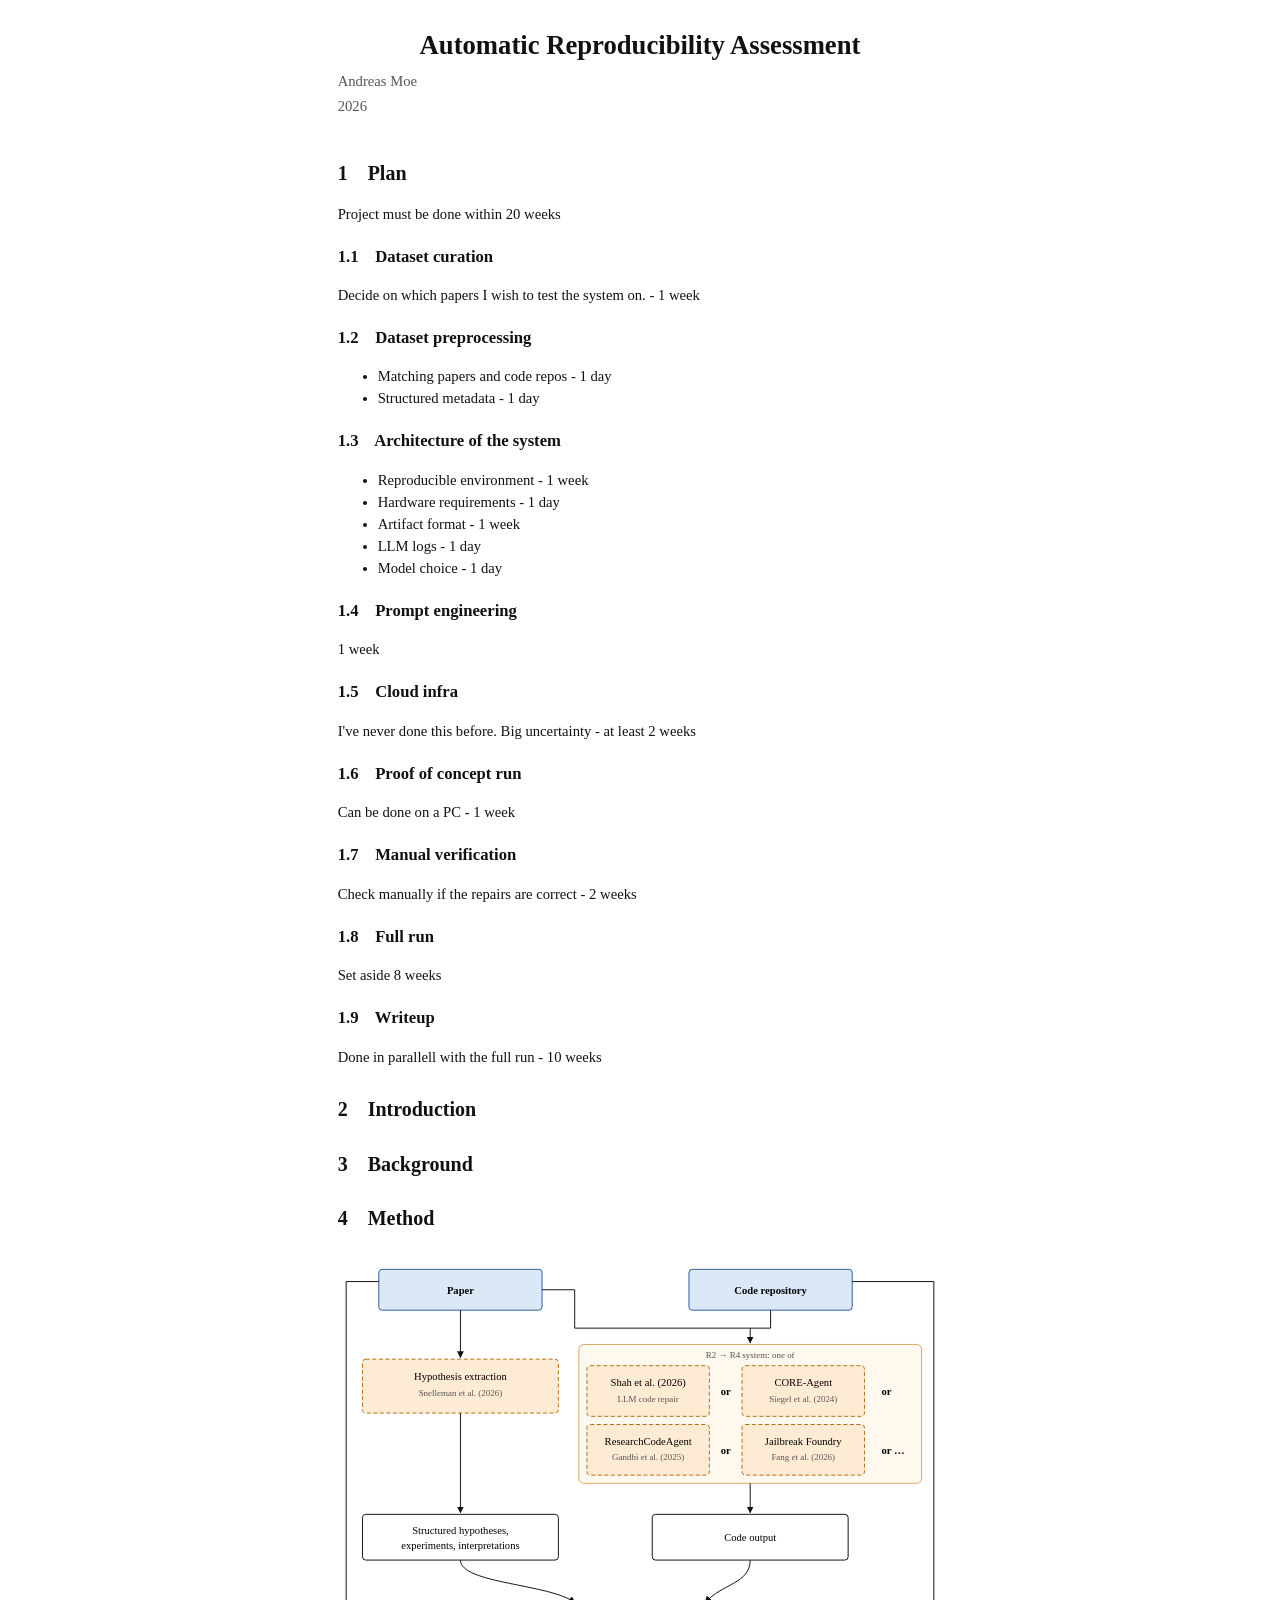
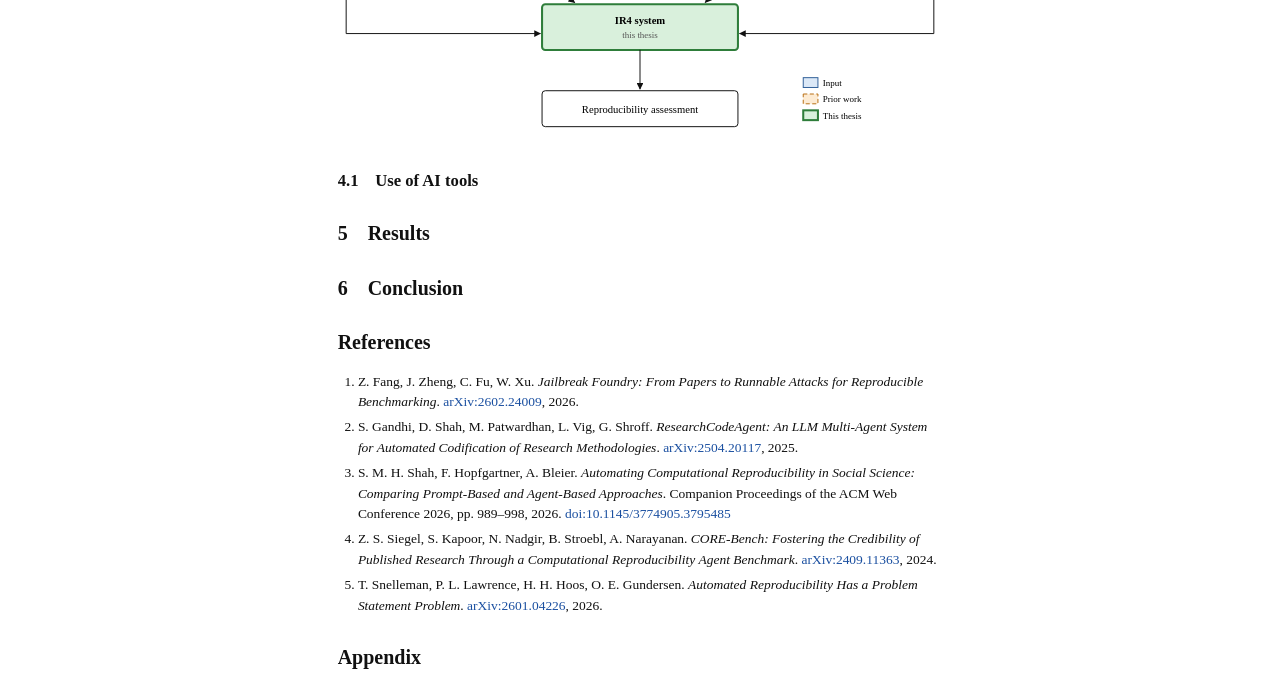
<file: autoreproduce.html>
<!DOCTYPE html>
<html lang="en">
<head>
    <meta charset="UTF-8">
    <title>Automatic Reproducibility Assessment</title>
    <link rel="stylesheet" href="thesis.css">
    <script src="refs.js" defer></script>
</head>
<body>
    <header>
        <h1>Automatic Reproducibility Assessment</h1>
        <p>Andreas Moe</p>
        <p>2026</p>
    </header>
    <h2>Plan</h2>
    <p>Project must be done within 20 weeks</p>
    <h3>Dataset curation</h3>
    <p>Decide on which papers I wish to test the system on. - 1 week</p>
    <h3>Dataset preprocessing</h3>
    <ul>
        <li>Matching papers and code repos - 1 day</li>
        <li>Structured metadata - 1 day</li>
    </ul>
    <h3>Architecture of the system</h3>
    <ul>
        <li>Reproducible environment - 1 week</li>
        <li>Hardware requirements - 1 day</li>
        <li>Artifact format - 1 week</li>
        <li>LLM logs - 1 day</li>
        <li>Model choice - 1 day</li>
    </ul>
    <h3>Prompt engineering</h3>
    <p>1 week</p>
    <h3>Cloud infra</h3>
    <p>I've never done this before. Big uncertainty - at least 2 weeks</p>
    <h3>Proof of concept run</h3>
    <p>Can be done on a PC - 1 week</p>
    <h3>Manual verification</h3>
    <p>Check manually if the repairs are correct - 2 weeks</p>
    <h3>Full run</h3>
    <p>Set aside 8 weeks </p>
    <h3>Writeup</h3>
    <p>Done in parallell with the full run - 10 weeks</p>
    
    <h2>Introduction</h2>

    <h2>Background</h2>

    <h2>Method</h2>

    <figure>
        <img src="figures/pipeline.svg" alt="Paper and code repository feed an R2→R4 system, such as Shah et al., CORE-Agent, ResearchCodeAgent or Jailbreak Foundry, which produces code output. The paper also feeds hypothesis extraction (Snelleman et al.), producing structured hypotheses. The IR4 system uses both to assess reproducibility.">
    </figure>

    <h3>Use of AI tools</h3>

    <h2>Results</h2>

    <h2>Conclusion</h2>

    <section id="references" data-nocite="all">
        <h2 class="nonum">References</h2>
        <ol></ol>
    </section>

    <section class="page-break">
        <h2 class="nonum">Appendix</h2>
    </section>
</body>
</html>
</file>
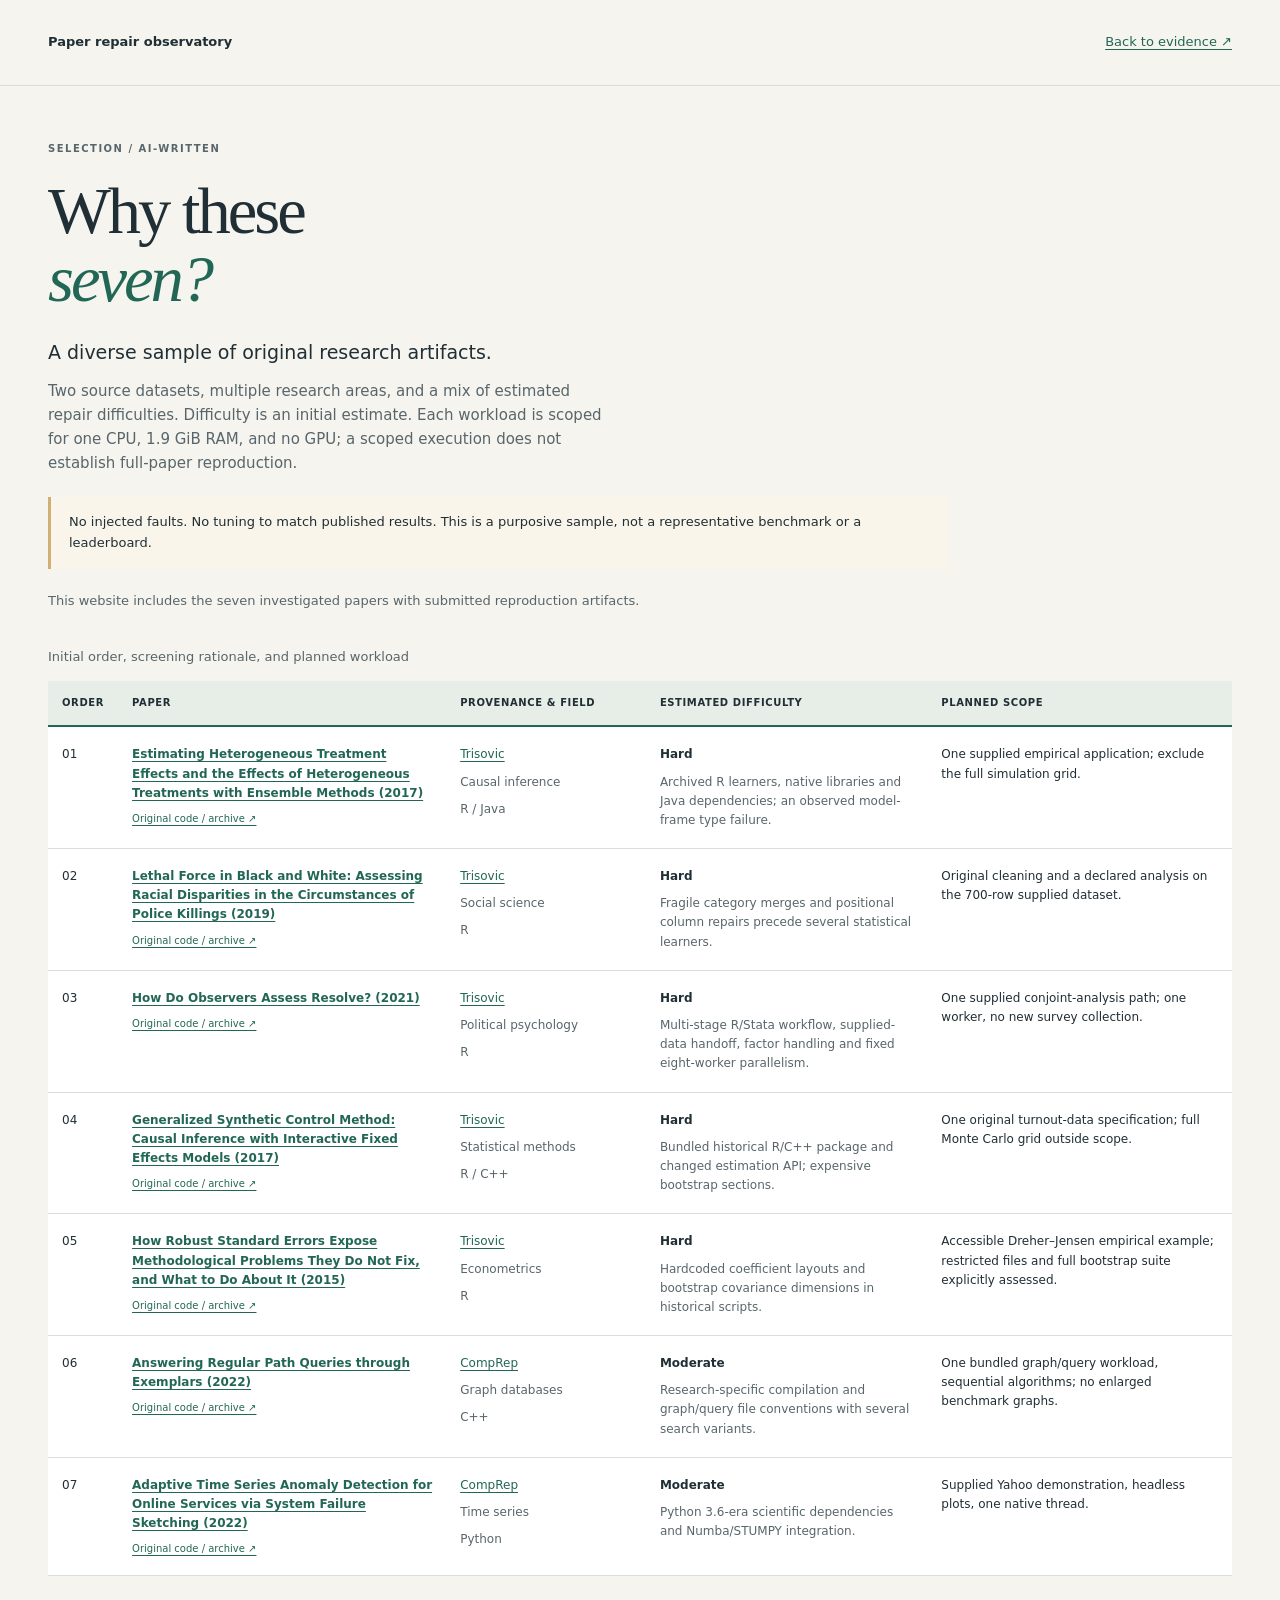
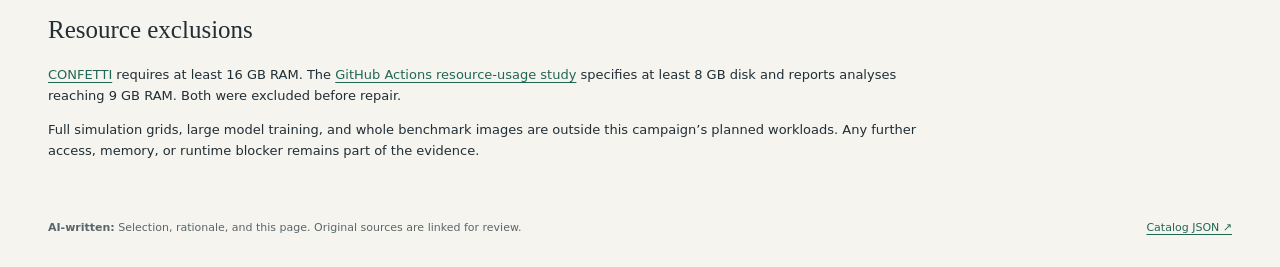
<file: reproductions/selection.html>
<!doctype html>
<html lang="en">
<head><meta charset="utf-8"><meta name="viewport" content="width=device-width, initial-scale=1"><title>Paper selection · Repair observatory</title><link rel="stylesheet" href="style.css"><script type="module" src="selection.js"></script></head>
<body>
<header class="masthead"><a class="brand" href="./">Paper repair observatory</a><a href="./">Back to evidence ↗</a></header>
<main class="selection-page"><p class="eyebrow">SELECTION / AI-WRITTEN</p><h1>Why these<br><em>seven?</em></h1><p class="lede">A diverse sample of original research artifacts.</p><p class="explanation">Two source datasets, multiple research areas, and a mix of estimated repair difficulties. Difficulty is an initial estimate. Each workload is scoped for one CPU, 1.9 GiB RAM, and no GPU; a scoped execution does not establish full-paper reproduction.</p><div class="notice">No injected faults. No tuning to match published results. This is a purposive sample, not a representative benchmark or a leaderboard.</div>
<p class="muted">This website includes the seven investigated papers with submitted reproduction artifacts.</p>
<div class="table-scroll" tabindex="0" role="region" aria-label="Ranked paper selection"><table class="selection-table"><caption>Initial order, screening rationale, and planned workload</caption><thead><tr><th scope="col">Order</th><th scope="col">Paper</th><th scope="col">Provenance &amp; field</th><th scope="col">Estimated difficulty</th><th scope="col">Planned scope</th></tr></thead><tbody id="selection-rows"><tr><td colspan="5">Loading selection…</td></tr></tbody></table></div>
<section class="selection-notes"><h2>Resource exclusions</h2><p><a href="https://github.com/neu-se/CONFETTI#running">CONFETTI</a> requires at least 16 GB RAM. The <a href="https://github.com/sola-st/github-workflow-resource-optimization#hardware-requirements">GitHub Actions resource-usage study</a> specifies at least 8 GB disk and reports analyses reaching 9 GB RAM. Both were excluded before repair.</p><p>Full simulation grids, large model training, and whole benchmark images are outside this campaign’s planned workloads. Any further access, memory, or runtime blocker remains part of the evidence.</p></section>
<noscript><a href="PAPERS.md">Read the selection as Markdown</a></noscript></main>
<footer><p><strong>AI-written:</strong> Selection, rationale, and this page. Original sources are linked for review.</p><a href="papers.json">Catalog JSON ↗</a></footer>
</body></html>
</file>
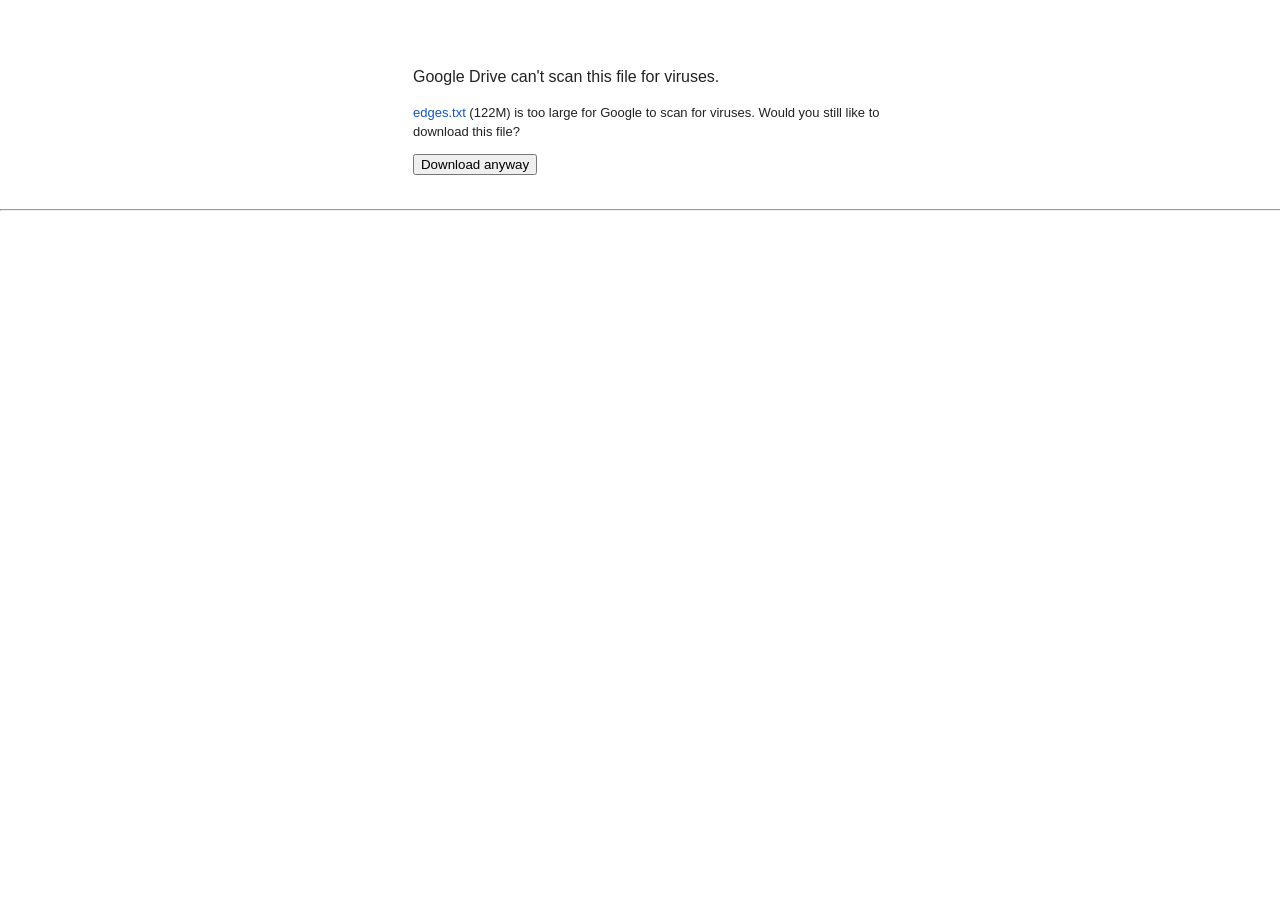
<file: reproductions/artifacts/rqube/attempt-0001/drive-citation-response.html>
<!DOCTYPE html><html><head><title>Google Drive - Virus scan warning</title><meta http-equiv="content-type" content="text/html; charset=utf-8"/><style nonce="N5a-ouOm1cgUe0uPX3i1Pw">.goog-link-button{position:relative;color:#15c;text-decoration:underline;cursor:pointer}.goog-link-button-disabled{color:#ccc;text-decoration:none;cursor:default}body{color:#222;font:normal 13px/1.4 arial,sans-serif;margin:0}.grecaptcha-badge{visibility:hidden}.uc-main{padding-top:50px;text-align:center}#uc-dl-icon{display:inline-block;margin-top:16px;padding-right:1em;vertical-align:top}#uc-text{display:inline-block;max-width:68ex;text-align:left}.uc-error-caption,.uc-warning-caption{color:#222;font-size:16px}#uc-download-link{text-decoration:none}.uc-name-size a{color:#15c;text-decoration:none}.uc-name-size a:visited{color:#61c;text-decoration:none}.uc-name-size a:active{color:#d14836;text-decoration:none}.uc-footer{color:#777;font-size:11px;padding-bottom:5ex;padding-top:5ex;text-align:center}.uc-footer a{color:#15c}.uc-footer a:visited{color:#61c}.uc-footer a:active{color:#d14836}.uc-footer-divider{color:var(--ws-sys-color-divider,#c4c7c5);width:100%}.goog-inline-block{position:relative;display:-moz-inline-box;display:inline-block}* html .goog-inline-block{display:inline}:first-child+html .goog-inline-block{display:inline}sentinel{}</style><link rel="icon" href="//ssl.gstatic.com/docs/doclist/images/drive_favicon_2026_32dp.png"/></head><body><div class="uc-main"><div id="uc-dl-icon" class="image-container"><div class="drive-sprite-aux-download-file"></div></div><div id="uc-text"><p class="uc-warning-caption">Google Drive can't scan this file for viruses.</p><p class="uc-warning-subcaption"><span class="uc-name-size"><a href="/open?id=1HQmrgNYjHtOmc4rzzQD9sBgow45bLyzz">edges.txt</a> (122M)</span> is too large for Google to scan for viruses. Would you still like to download this file?</p><form id="download-form" action="https://drive.usercontent.google.com/download" method="get"><input type="submit" id="uc-download-link" class="goog-inline-block jfk-button jfk-button-action" value="Download anyway"/><input type="hidden" name="id" value="1HQmrgNYjHtOmc4rzzQD9sBgow45bLyzz"><input type="hidden" name="export" value="download"><input type="hidden" name="confirm" value="t"><input type="hidden" name="uuid" value="0f5ff7d2-c433-4a86-8d37-d12a6a410635"></form></div></div><div class="uc-footer"><hr class="uc-footer-divider"></div></body></html>
</file>
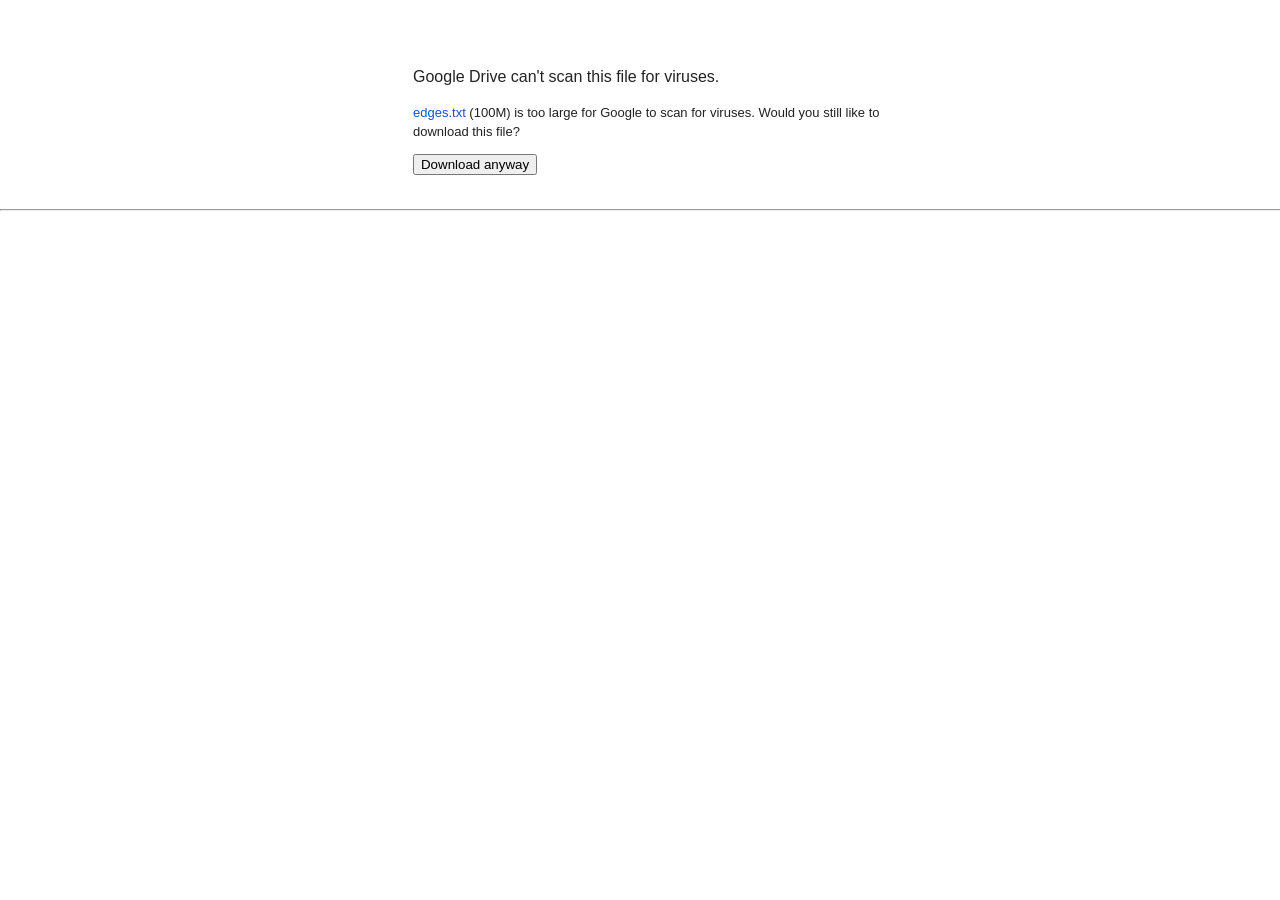
<file: reproductions/artifacts/rqube/attempt-0001/drive-coauthor-response.html>
<!DOCTYPE html><html><head><title>Google Drive - Virus scan warning</title><meta http-equiv="content-type" content="text/html; charset=utf-8"/><style nonce="qvJYlFm-s6Al1SS1LerWBA">.goog-link-button{position:relative;color:#15c;text-decoration:underline;cursor:pointer}.goog-link-button-disabled{color:#ccc;text-decoration:none;cursor:default}body{color:#222;font:normal 13px/1.4 arial,sans-serif;margin:0}.grecaptcha-badge{visibility:hidden}.uc-main{padding-top:50px;text-align:center}#uc-dl-icon{display:inline-block;margin-top:16px;padding-right:1em;vertical-align:top}#uc-text{display:inline-block;max-width:68ex;text-align:left}.uc-error-caption,.uc-warning-caption{color:#222;font-size:16px}#uc-download-link{text-decoration:none}.uc-name-size a{color:#15c;text-decoration:none}.uc-name-size a:visited{color:#61c;text-decoration:none}.uc-name-size a:active{color:#d14836;text-decoration:none}.uc-footer{color:#777;font-size:11px;padding-bottom:5ex;padding-top:5ex;text-align:center}.uc-footer a{color:#15c}.uc-footer a:visited{color:#61c}.uc-footer a:active{color:#d14836}.uc-footer-divider{color:var(--ws-sys-color-divider,#c4c7c5);width:100%}.goog-inline-block{position:relative;display:-moz-inline-box;display:inline-block}* html .goog-inline-block{display:inline}:first-child+html .goog-inline-block{display:inline}sentinel{}</style><link rel="icon" href="//ssl.gstatic.com/docs/doclist/images/drive_favicon_2026_32dp.png"/></head><body><div class="uc-main"><div id="uc-dl-icon" class="image-container"><div class="drive-sprite-aux-download-file"></div></div><div id="uc-text"><p class="uc-warning-caption">Google Drive can't scan this file for viruses.</p><p class="uc-warning-subcaption"><span class="uc-name-size"><a href="/open?id=18qOfQp76q0KGdBfdwzXkA85mqzycfcm1">edges.txt</a> (100M)</span> is too large for Google to scan for viruses. Would you still like to download this file?</p><form id="download-form" action="https://drive.usercontent.google.com/download" method="get"><input type="submit" id="uc-download-link" class="goog-inline-block jfk-button jfk-button-action" value="Download anyway"/><input type="hidden" name="id" value="18qOfQp76q0KGdBfdwzXkA85mqzycfcm1"><input type="hidden" name="export" value="download"><input type="hidden" name="confirm" value="t"><input type="hidden" name="uuid" value="0ea007c0-ec6b-4a67-959e-e6c9530b07a1"></form></div></div><div class="uc-footer"><hr class="uc-footer-divider"></div></body></html>
</file>
<file: thesis.css>
/* Thesis style sheet. Open the HTML in Chrome and use Print → Save as PDF.
 *
 * Conventions:
 *   h1                  title (once, inside <header>)
 *   h2, h3, h4          auto-numbered sections; add class="nonum" to skip
 *   <figure>            auto-numbered "Figure N" in its <figcaption>
 *   <figure class="table"> auto-numbered "Table N" (put a <table> inside)
 *   math                write MathML (<math>…</math>), rendered natively
 *   citations           <a href="#moe2026"></a> with moe2026 a key in references.bib;
 *                       refs.js fills in the text and the #references list
 *   <section class="page-break">  starts on a new page
 */

@page {
  size: A4;
  margin: 25mm 25mm 25mm 25mm;
  @bottom-center { content: counter(page); font: 10pt Georgia, serif; }
}
@page :first { @bottom-center { content: none; } }

:root {
  --text: #111;
  --muted: #555;
  --rule: #999;
  --link: #1a4fa0;
}

html { font: 11pt/1.5 Georgia, "Times New Roman", serif; color: var(--text); background: #fff; }
body { max-width: 160mm; margin: 2rem auto; padding: 0 1rem; counter-reset: h2 figure table; }
@media print { body { max-width: none; margin: 0; padding: 0; } }

/* Title block */
header { text-align: center; margin-bottom: 3rem; }
header h1 { font-size: 20pt; margin-bottom: .5rem; }
header p { margin: .2rem 0; color: var(--muted); }

/* Headings and numbering */
h1, h2, h3, h4 { line-height: 1.25; break-after: avoid; }
h2 { font-size: 15pt; margin-top: 2rem; counter-increment: h2; counter-reset: h3; }
h3 { font-size: 12.5pt; margin-top: 1.5rem; counter-increment: h3; counter-reset: h4; }
h4 { font-size: 11pt; margin-top: 1.2rem; counter-increment: h4; }
h2:not(.nonum)::before { content: counter(h2) "\2003"; }
h3:not(.nonum)::before { content: counter(h2) "." counter(h3) "\2003"; }
h4:not(.nonum)::before { content: counter(h2) "." counter(h3) "." counter(h4) "\2003"; }
.nonum { counter-increment: none; }

/* Body text */
p { margin: 0 0 .8em; text-align: justify; hyphens: auto; orphans: 3; widows: 3; }
a { color: var(--link); text-decoration: none; }
code, pre { font-family: "DejaVu Sans Mono", Consolas, monospace; font-size: .88em; }
pre { background: #f4f4f4; padding: .6em .8em; overflow-x: auto; break-inside: avoid; }
blockquote { margin: 1em 2em; color: var(--muted); }
math[display="block"] { margin: 1em 0; }

/* Figures and tables */
figure { margin: 1.5em 0; text-align: center; break-inside: avoid; }
figure img, figure svg { max-width: 100%; }
figcaption { font-size: .9em; margin-top: .5em; text-align: left; }
figure:not(.table) { counter-increment: figure; }
figure:not(.table) > figcaption::before { content: "Figure " counter(figure) ": "; font-weight: bold; }
figure.table { counter-increment: table; }
figure.table > figcaption { margin: 0 0 .5em; }
figure.table > figcaption::before { content: "Table " counter(table) ": "; font-weight: bold; }

/* booktabs-style tables */
table { border-collapse: collapse; margin: 0 auto; font-size: .92em; border-top: 1.5px solid; border-bottom: 1.5px solid; }
thead { border-bottom: 1px solid; }
th, td { padding: .3em .8em; text-align: left; }

/* References */
#references ol { padding-left: 1.5em; font-size: .92em; }
#references li { margin-bottom: .4em; }
#references li:target { background: #fff3b0; }
.cite-missing { color: #c00; }

.page-break { break-before: page; }
</file>
<file: reproductions/style.css>
:root{--paper:#f5f4ef;--white:#fff;--ink:#202e35;--muted:#58666b;--line:#d8dfdb;--accent:#226755;--soft:#e7eee8;--warn:#82531b}*{box-sizing:border-box}body{margin:0;background:var(--paper);color:var(--ink);font:15px/1.6 system-ui,-apple-system,BlinkMacSystemFont,"Segoe UI",sans-serif}a{color:var(--accent);text-underline-offset:3px}button,input,select{font:inherit}button,a,input,select,summary{touch-action:manipulation}:focus-visible{outline:3px solid #bc7130;outline-offset:3px}.masthead,main,footer{max-width:1560px;margin:auto;padding-left:48px;padding-right:48px}.masthead{height:86px;display:flex;align-items:center;justify-content:space-between;border-bottom:1px solid var(--line);font-size:13px}.brand{font-weight:650;text-decoration:none;color:var(--ink)}.brand span{font-weight:400;color:var(--muted);margin-left:14px}.intro{display:grid;grid-template-columns:1.6fr 1fr;gap:60px;align-items:end;padding:65px 0 45px}.eyebrow,.small-label{font-size:10px;letter-spacing:.15em;font-weight:700;color:var(--muted)}h1{font:clamp(48px,5.2vw,78px)/1.02 Georgia,serif;letter-spacing:-.045em;margin:20px 0 24px;font-weight:400}h1 em{font-weight:400;color:var(--accent)}.lede{font-size:19px;margin:0 0 12px}.explanation{max-width:560px;color:var(--muted);margin:0}.principles{border-left:2px solid var(--accent);padding:15px 0 15px 25px;margin-bottom:5px;font-size:13px}.principles p{margin:10px 0}.principles a{display:inline-block;margin-top:10px}.summary{display:grid;grid-template-columns:repeat(5,1fr);border-top:1px solid var(--line);border-bottom:1px solid var(--line);margin-bottom:40px}.stat{padding:20px 20px 19px 0}.stat strong{font:34px Georgia,serif;display:block}.stat span{font-size:11px;letter-spacing:.04em;color:var(--muted)}.workspace{display:grid;grid-template-columns:355px minmax(0,1fr);gap:36px;align-items:start}.queue{position:sticky;top:20px}.queue-heading{display:flex;justify-content:space-between;align-items:baseline}.queue-heading h2{font-size:17px;margin:0 0 16px}.queue-heading span{font-size:11px;color:var(--muted)}input,select{width:100%;padding:11px 13px;border:1px solid var(--line);background:var(--white);border-radius:3px;color:var(--ink);margin-bottom:10px;font-size:13px}#paper-list{max-height:650px;overflow:auto;border-top:1px solid var(--line);margin-top:8px}.paper-button{border:0;border-bottom:1px solid var(--line);background:transparent;width:100%;display:grid;grid-template-columns:28px 1fr;gap:9px;padding:17px 12px 17px 0;text-align:left;cursor:pointer;color:var(--ink)}.paper-button:hover{background:#eef0e9}.paper-button[aria-current=true]{background:var(--soft);box-shadow:inset 3px 0 var(--accent);padding-left:10px}.rank{font:15px Georgia,serif;color:var(--muted)}.paper-title{font-size:13px;line-height:1.45;display:block;font-weight:600}.paper-meta{display:block;color:var(--muted);font-size:10px;margin-top:6px}.queue-note{font-size:11px;color:var(--muted);margin-top:16px}.detail{background:var(--white);border:1px solid var(--line);border-top:3px solid var(--accent);min-height:600px;padding:32px;min-width:0}.detail h2{font:30px/1.2 Georgia,serif;letter-spacing:-.02em;margin:14px 0}.detail h3{font-size:16px;margin:26px 0 10px}.detail p{margin:10px 0}.detail .subtitle{font-size:12px;color:var(--muted)}.badges{display:flex;gap:8px;flex-wrap:wrap}.badge{font-size:10px;line-height:1.6;padding:3px 8px;border-radius:3px;background:var(--soft);color:var(--accent);font-weight:650}.badge.failed,.badge.incomplete,.badge.unavailable{color:var(--warn);background:#f7efdf}.badge.pending{background:#edf0f0;color:var(--muted)}.scope,.notice{padding:15px 18px;background:#f5f7f4;border-left:3px solid #93ab9b;margin:22px 0;font-size:13px}.notice{border-color:#d1ae73;background:#faf5ea}.label{font-weight:650;font-size:11px;text-transform:uppercase;letter-spacing:.06em;display:block;color:var(--muted);margin-bottom:5px}.links{display:flex;gap:18px;flex-wrap:wrap;font-size:12px}.facts{display:grid;grid-template-columns:110px minmax(0,1fr);font-size:12px;margin:18px 0}.facts dt,.facts dd{margin:0;padding:8px 0;border-bottom:1px solid #e9edeb;overflow-wrap:anywhere}.facts dt{color:var(--muted)}.tabs{display:flex;gap:18px;border-bottom:1px solid var(--line);margin-top:26px;overflow-x:auto}.tabs button{border:0;background:none;padding:12px 0;font-size:12px;color:var(--muted);cursor:pointer;white-space:nowrap}.tabs button[aria-selected=true]{color:var(--accent);box-shadow:inset 0 -3px var(--accent);font-weight:650}.panel{padding-top:8px}.panel[hidden]{display:none}pre{background:#f1f4f3;border:1px solid #e1e7e4;padding:16px;max-height:500px;overflow:auto;white-space:pre-wrap;overflow-wrap:anywhere;font:11px/1.65 ui-monospace,SFMono-Regular,Consolas,monospace}code{font-family:ui-monospace,Consolas,monospace;overflow-wrap:anywhere}details{border-bottom:1px solid var(--line);padding:13px 0}summary{cursor:pointer;font-size:13px}.log-entry{border-left:2px solid var(--line);padding-left:15px;margin:18px 0;font-size:12px}.log-entry time{font-size:10px;color:var(--muted)}.file-row{display:grid;grid-template-columns:minmax(0,1fr) auto;gap:15px;padding:9px 0;border-bottom:1px solid var(--line);font-size:12px}.file-row a{overflow-wrap:anywhere}.file-row span{color:var(--muted);white-space:nowrap}.preview-image{max-width:100%;max-height:500px;object-fit:contain;background:#f6f7f6}.muted{color:var(--muted);font-size:13px}footer{display:flex;gap:40px;justify-content:space-between;padding-top:45px;padding-bottom:30px;font-size:11px;color:var(--muted)}footer p{max-width:790px;margin:0}footer a{white-space:nowrap}.sr-only{position:absolute;width:1px;height:1px;overflow:hidden;clip:rect(0,0,0,0)}@media(min-width:1700px){.masthead,main,footer{max-width:1680px}.workspace{grid-template-columns:390px minmax(0,1fr)}}@media(max-width:900px){.masthead,main,footer{padding-left:22px;padding-right:22px}.intro{gap:30px;padding-top:40px}.workspace{grid-template-columns:270px minmax(0,1fr);gap:20px}.detail{padding:22px}.detail h2{font-size:25px}}@media(max-width:680px){.masthead{height:70px}.brand span{display:none}.intro{grid-template-columns:1fr;gap:24px;padding:35px 0}.principles{padding-top:5px;padding-bottom:5px}.summary{grid-template-columns:repeat(3,1fr);margin-bottom:25px}.stat{padding:13px 0}.stat strong{font-size:28px}.workspace{display:block}.queue{position:static;margin-bottom:24px}#paper-list{max-height:280px}.detail{padding:22px;min-height:400px}.facts{grid-template-columns:90px 1fr}footer{display:block}footer a{display:inline-block;margin-top:15px}}
.selection-page{padding-top:45px}.selection-page .notice{max-width:900px}.table-scroll{overflow:auto;margin-top:35px}.selection-table{border-collapse:collapse;width:100%;min-width:950px;font-size:12px;background:white}.selection-table caption{text-align:left;font-size:13px;color:var(--muted);padding:0 0 14px}.selection-table th{text-align:left;font-size:10px;text-transform:uppercase;letter-spacing:.06em;padding:14px;background:var(--soft);border-bottom:2px solid var(--accent)}.selection-table td{vertical-align:top;padding:18px 14px;border-bottom:1px solid var(--line)}.selection-table td:nth-child(2){width:28%;font-weight:600}.selection-table td:nth-child(3){width:17%}.selection-table td:nth-child(4){width:24%}.selection-table td:nth-child(5){width:26%}.selection-table p{font-weight:400;margin:8px 0 0;color:var(--muted)}.selection-table td:nth-child(2) p{font-size:10px}.selection-notes{max-width:900px;font-size:13px;margin-top:40px}.selection-notes h2{font:25px Georgia,serif}
.runner-highlight{border-left:3px solid #53816c;background:#f1f7f3;padding:15px 20px;margin:20px 0}.runner-highlight>.label{color:var(--accent)}.runner-highlight .facts{margin:0}.agent-panel{background:#fffbf0;border:1px solid #eddbb4;padding:20px;margin-top:20px}.agent-panel h3{color:#865819;margin-top:0}.submitted-assessment{background:#fff2d7;border-left:3px solid #bc8732;padding:15px;margin-top:22px}.submitted-assessment>.label{color:#865819}.submitted-assessment pre{background:transparent;border:0;padding:0;font:13px/1.7 system-ui,sans-serif;max-height:320px}.agent-panel details{border-color:#eadcbd}.file-origin{display:block;font-size:9px;color:var(--muted);margin-top:3px}.agent-file{background:#fff5df;padding-left:10px;padding-right:10px;border-left:3px solid #bc8732}.agent-file .file-origin{color:#865819}.mixed-file{border-left:3px solid #93ab9b;padding-left:10px;padding-right:10px}
/* Diff-first review layout. */
.diff-intro{display:flex;justify-content:space-between;gap:30px;align-items:center;padding:30px 0 25px}.diff-intro h1{font-size:48px;margin:10px 0 14px}.diff-intro>a{font-size:12px;white-space:nowrap}.diff-controls{display:grid;grid-template-columns:260px minmax(0,1fr);gap:18px;margin-bottom:22px}.diff-controls label{font-size:11px;color:var(--muted);font-weight:600}.diff-controls input,.diff-controls select{display:block;margin:5px 0 0;font-weight:400}.diff-meta{display:flex;gap:15px;flex-wrap:wrap;align-items:center;margin:15px 0}.diff-meta a{font-size:11px}.source-commit{font:11px/1.6 ui-monospace,monospace;color:var(--muted);overflow-wrap:anywhere}.diff-heading{display:flex;justify-content:space-between;align-items:baseline;gap:15px}.diff-heading h3{font-size:19px;margin:20px 0 8px}.diff-heading a{font-size:11px}.diff-file-links{display:flex;gap:8px;flex-wrap:wrap;margin:18px 0}.diff-file-links a{font:11px ui-monospace,monospace;border:1px solid var(--line);padding:6px 9px;border-radius:3px;background:#f7f8f7}.diff-file{border:1px solid #d5dcd8;margin:18px 0 25px;border-radius:4px;overflow:hidden;scroll-margin-top:16px}.diff-file-heading{display:flex;justify-content:space-between;gap:15px;padding:12px 16px;background:#f0f3f1;border-bottom:1px solid var(--line);align-items:center}.diff-file-heading h4{font:600 12px/1.5 ui-monospace,monospace;margin:0;overflow-wrap:anywhere}.diff-file-heading>span{font-size:10px;color:var(--muted);white-space:nowrap}.diff-code{overflow:auto;max-height:680px;background:white;font:12px/1.7 ui-monospace,SFMono-Regular,Consolas,monospace;tab-size:4}.diff-line{display:flex;min-width:max-content;width:100%;white-space:pre}.diff-line code{font:inherit;white-space:pre;padding-right:20px}.diff-number{display:inline-block;flex:0 0 48px;text-align:right;padding:0 10px;color:#798780;border-right:1px solid #d3ddd64d;user-select:none}.diff-sign{flex:0 0 28px;text-align:center;user-select:none}.diff-line.added{background:#e2f3e7;color:#144e2b}.diff-line.removed{background:#fde7e7;color:#832929}.diff-line.hunk{background:#eaf1fa;color:#45627f;padding-top:5px;padding-bottom:5px}.diff-line.meta{background:#f2f3f1;color:var(--muted)}.primary-diff>.muted{font-size:12px}.detail>h2{font-size:27px;margin-top:0}@media(max-width:680px){.diff-intro{display:block;padding-top:22px}.diff-intro h1{font-size:39px}.diff-intro>a{display:inline-block;margin-top:12px}.diff-controls{grid-template-columns:1fr;gap:9px}.diff-file-heading{display:block;padding:10px}.diff-file-heading>span{display:block;margin-top:5px}.diff-heading{display:block}.diff-heading a{display:inline-block;margin-bottom:5px}.diff-number{flex-basis:33px;padding:0 5px}.diff-sign{flex-basis:22px}.diff-code{font-size:11px}.detail{padding:18px}.detail>h2{font-size:23px}}
.artifact-overview{display:grid;grid-template-columns:minmax(0,1.5fr) minmax(260px,1fr);gap:28px;padding:8px 0 22px;margin-bottom:12px;border-bottom:1px solid var(--line)}.artifact-overview>section{min-width:0}.artifact-overview h3{font-size:18px;margin:15px 0 8px}.artifact-overview .muted{font-size:11px;margin-bottom:14px}.dockerfile-source{margin:0;background:#f5f6f3;border-left:3px solid #bc8732;max-height:460px;white-space:pre;overflow:auto;font-size:12px}.dockerfile-source code{font:inherit;white-space:pre}.results-section{border-left:1px solid var(--line);padding-left:25px;max-height:550px;overflow:auto}.file-tree{list-style:none;padding:0 0 0 18px;margin:0;font:12px/1.8 ui-monospace,Consolas,monospace}.results-section>.file-tree{padding-left:0}.file-tree details{padding:3px 0;border:0}.file-tree summary{font:600 12px/1.8 ui-monospace,Consolas,monospace}.tree-file{display:flex;gap:12px;align-items:baseline;border-left:1px solid var(--line);padding:4px 0 4px 12px;flex-wrap:wrap}.tree-file a{overflow-wrap:anywhere;min-width:0}.tree-size{font-size:10px;color:var(--muted);margin-left:auto;white-space:nowrap}.agent-result{background:#fff4dc}.tree-origin{font:9px system-ui,sans-serif;color:#865819}.tree-file:before{content:'├';color:#a6b2ac;margin-left:-16px;margin-right:-6px}@media(max-width:850px){.artifact-overview{grid-template-columns:1fr;gap:15px}.results-section{border-left:0;padding-left:0;max-height:400px;padding-bottom:15px}.dockerfile-source{max-height:400px}}@media(max-width:480px){.tree-file{gap:8px}.file-tree{font-size:11px;padding-left:13px}}
.artifact-overview{grid-template-columns:minmax(0,1fr);gap:20px}.results-section{border-left:0;border-top:1px solid var(--line);padding:16px 0 0;max-height:none;overflow:visible}.dockerfile-source{max-height:460px}.results-section>.file-tree{max-height:420px;overflow:auto;padding-bottom:8px}
.paper-navigation{grid-column:1/-1;display:flex;justify-content:space-between;align-items:center;gap:15px}.paper-navigation button{border:1px solid var(--line);background:white;color:var(--accent);padding:8px 13px;border-radius:3px;font-size:12px;cursor:pointer}.paper-navigation button:disabled{opacity:.4;cursor:default}.paper-navigation>span{font-size:11px;color:var(--muted)}.attempt-tabs{display:flex;gap:8px;overflow:auto;border-bottom:1px solid var(--line);padding-top:12px;margin:18px 0 20px}.attempt-tabs button{font-size:11px;white-space:nowrap;border:1px solid var(--line);border-bottom:0;border-radius:4px 4px 0 0;padding:10px 14px;background:#f6f7f5;color:var(--muted);cursor:pointer}.attempt-tabs button.executed{color:var(--accent)}.attempt-tabs button.failed{color:#895825}.attempt-tabs button[aria-selected=true]{border-color:#7e9a89;background:#eaf2ed;box-shadow:inset 0 3px var(--accent);color:var(--ink);font-weight:650}.attempt-tabs button.failed[aria-selected=true]{border-color:#bf9d69;background:#fff4df;box-shadow:inset 0 3px #bf9d69}
.campaign-note{font-size:11px;color:var(--muted);border-top:1px solid var(--line);padding-top:12px;margin:0 0 20px}
</file>
